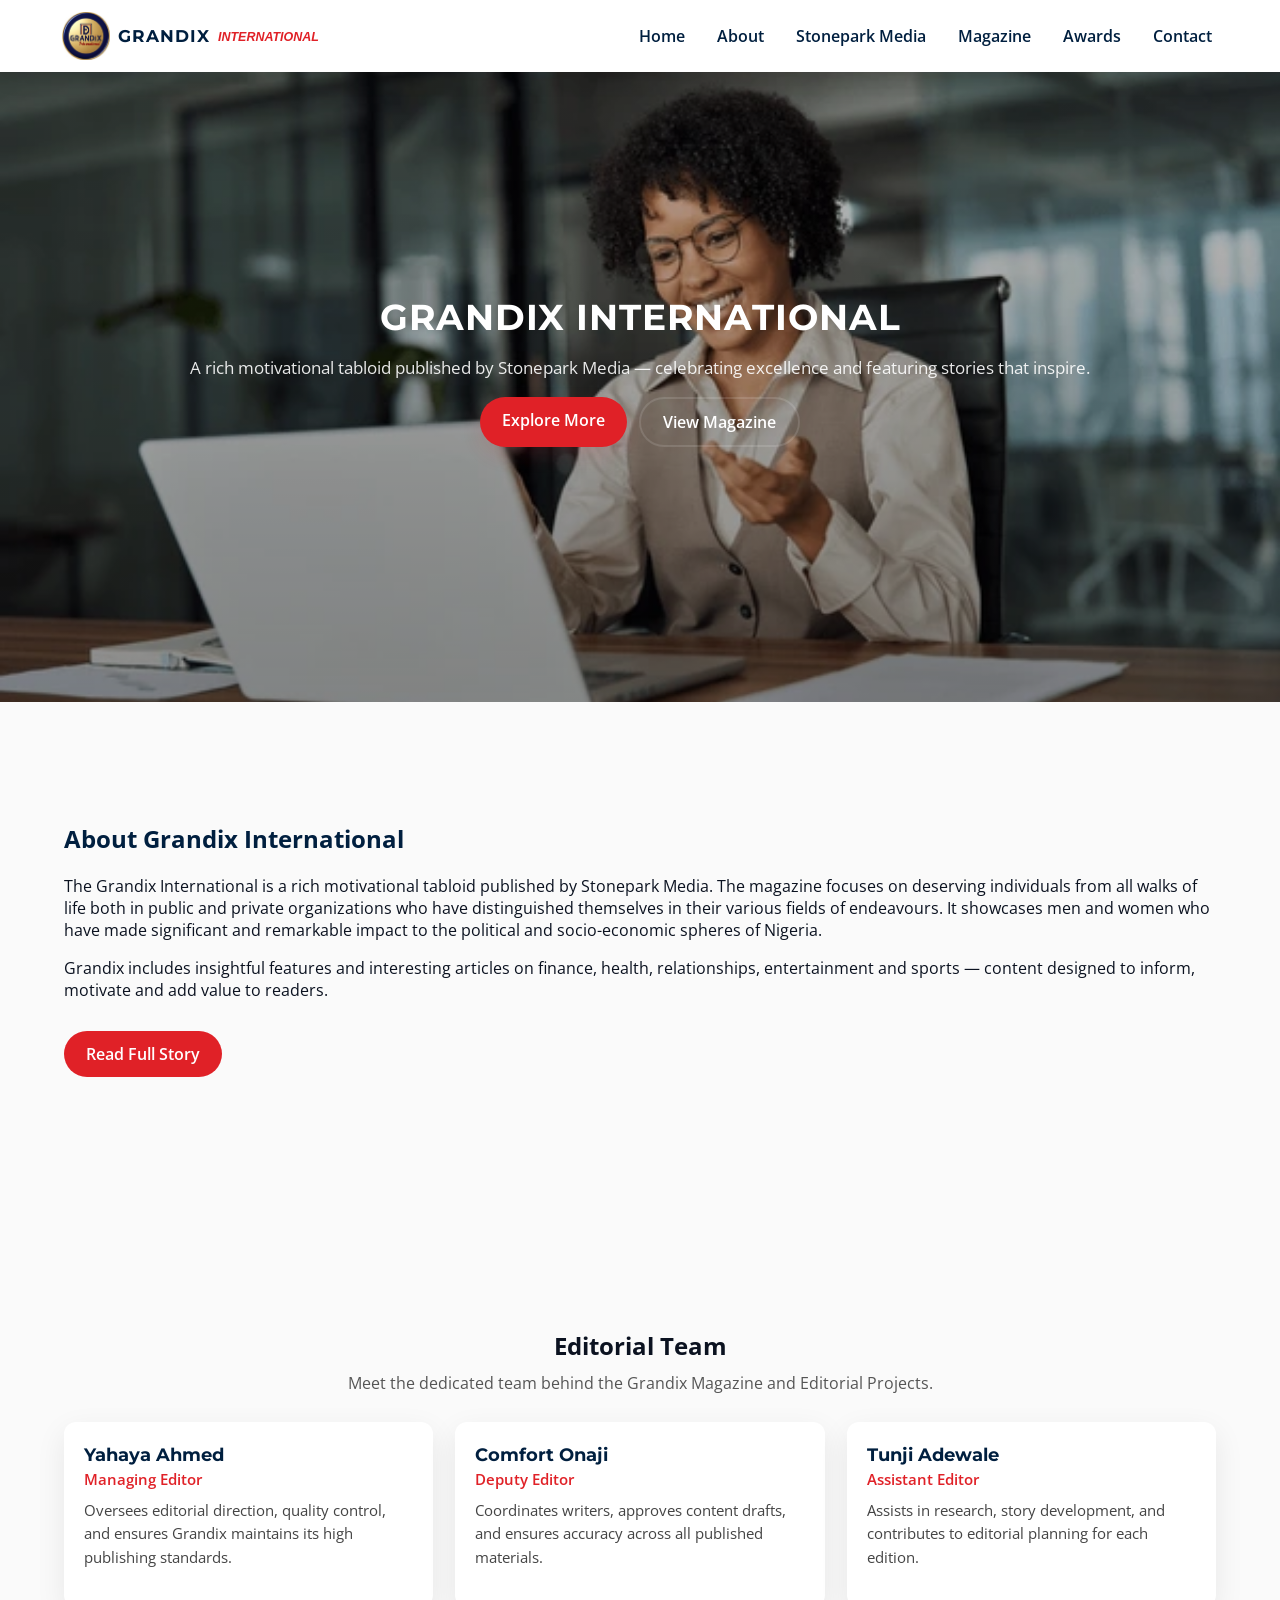
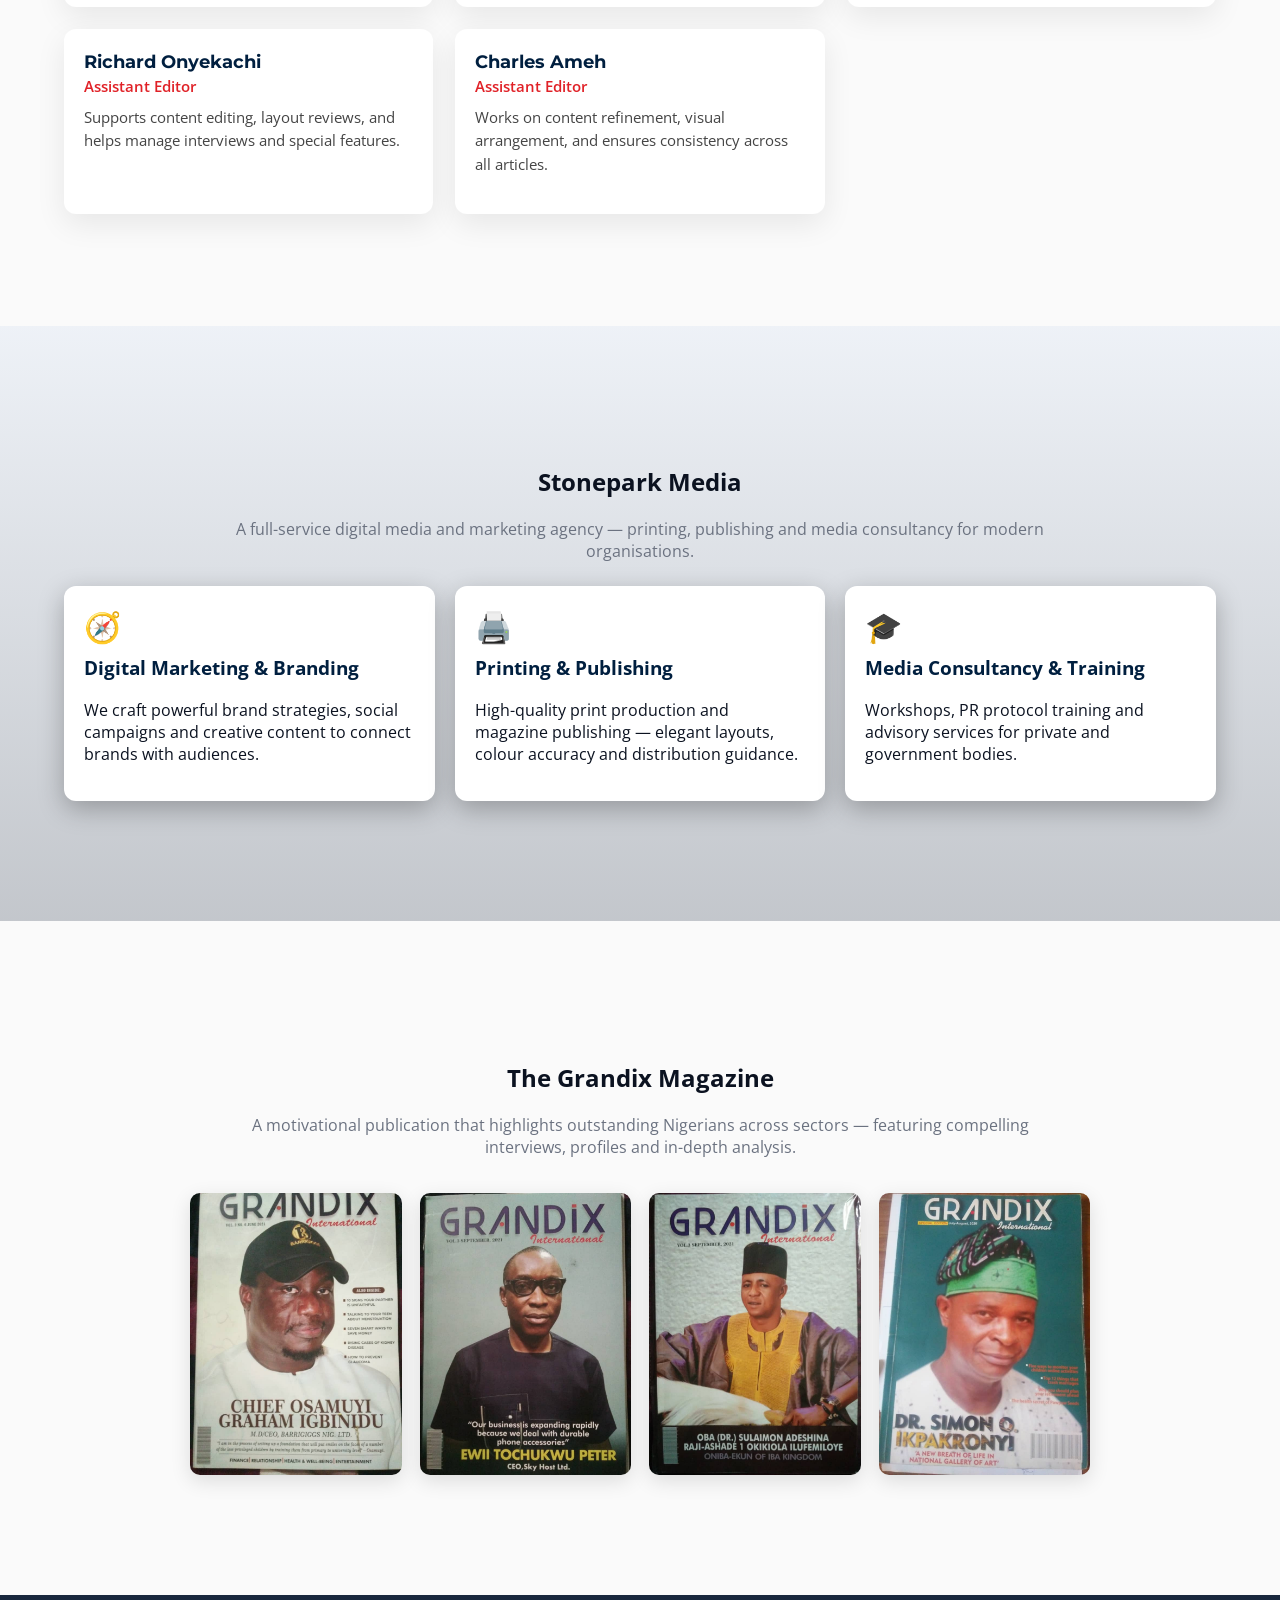
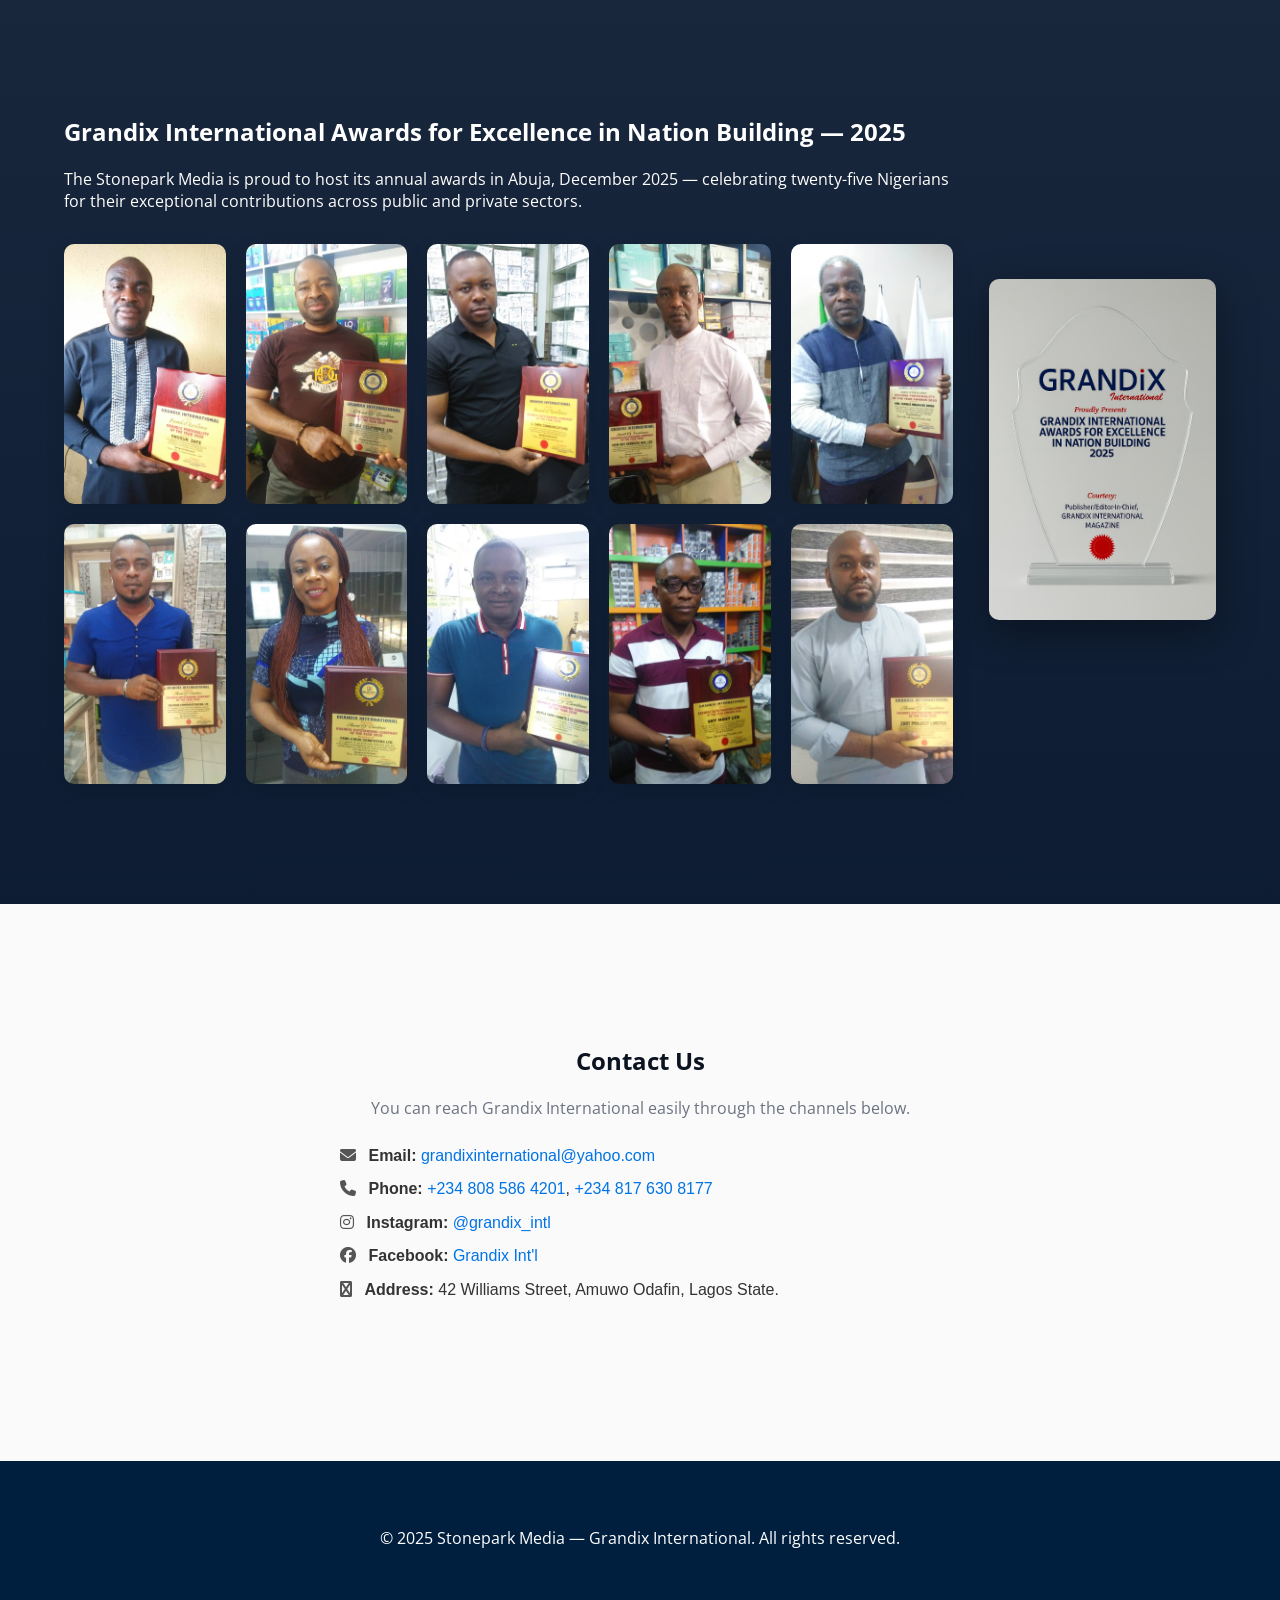
<file: index.html>
<!-- rebuild trigger -->
<!DOCTYPE html>
<html lang="en">
<head>
  <meta charset="utf-8" />
  <meta name="viewport" content="width=device-width,initial-scale=1" />
  <title>GRANDIX INTERNATIONAL — Stonepark Media</title>
  <link rel="stylesheet" href="https://cdnjs.cloudflare.com/ajax/libs/font-awesome/6.5.0/css/all.min.css">

  <!-- SEO & Social preview -->
  <meta name="description" content="Grandix International — a rich motivational tabloid published by Stonepark Media. Celebrating excellence across Nigeria." />
  <meta property="og:title" content="Grandix International" />
  <meta property="og:description" content="A motivational tabloid and media agency showcasing Nigeria's outstanding achievers." />
  <meta property="og:image" content="images/og-preview.jpg" />
  <meta property="og:type" content="website" />
  <meta name="theme-color" content="#001f3f" />

  <!-- Fonts -->
  <link href="https://fonts.googleapis.com/css2?family=Montserrat:wght@600;700&family=Open+Sans:wght@300;400;600&display=swap" rel="stylesheet">

  <link rel="stylesheet" href="style.css" />
</head>
<body>

  <!-- Header -->
  <header class="site-header">
    <div class="nav-inner">
      <a class="brand" href="#home">
        <img class="logo" src="IMG_20251112_233651.jpg">
        
            <div class="brand-logo">GRANDIX</div>
            <div class="brand-sub">INTERNATIONAL</div>
        
      </a>

      <button id="mobile-menu" class="menu-toggle" aria-label="Toggle menu" aria-expanded="false">
        <span class="bar"></span>
        <span class="bar"></span>
        <span class="bar"></span>
      </button>

      <nav>
        <ul class="nav-links">
          <li><a href="#home">Home</a></li>
          <li><a href="#about">About</a></li>
          <li><a href="#stonepark">Stonepark Media</a></li>
          <li><a href="#magazine">Magazine</a></li>
          <li><a href="#awards">Awards</a></li>
          <li><a href="#contact">Contact</a></li>
        </ul>
      </nav>
    </div>
  </header>

  <!-- Hero -->
  <section id="home" class="hero">
    <div class="hero-inner">
      <h1 class="hero-title">GRANDIX INTERNATIONAL</h1>
      <p class="hero-lead">A rich motivational tabloid published by Stonepark Media — celebrating excellence and featuring stories that inspire.</p>
      <div class="hero-ctas">
        <a class="btn btn-primary" href="#about">Explore More</a>
        <a class="btn btn-outline" href="#magazine">View Magazine</a>
      </div>
    </div>
    <!-- decorative overlay -->
    <div class="hero-overlay"></div>
  </section>

  <!-- About -->
  <section id="about" class="section fade">
    <div class="container grid about-grid">
      <div class="about-content">
        <h2>About Grandix International</h2>
        <p>The Grandix International is a rich motivational tabloid published by Stonepark Media. The magazine focuses on deserving individuals from all walks of life both in public and private organizations who have distinguished themselves in their various fields of endeavours. It showcases men and women who have made significant and remarkable impact to the political and socio-economic spheres of Nigeria.</p>
        <p>Grandix includes insightful features and interesting articles on finance, health, relationships, entertainment and sports — content designed to inform, motivate and add value to readers.</p>
        <a class="btn" href="about-us.html">Read Full Story</a>
      </div>
    </div>
  </section>

  <!-- Team Section -->
<section id="team" class="section team-section">
  <div class="container">
    <h2 class="center">Editorial Team</h2>
    <p class="center lead">Meet the dedicated team behind the Grandix Magazine and Editorial Projects.</p>

    <div class="team-grid">

      <article class="team-card fade-in">
        <h3>Yahaya Ahmed</h3>
        <p class="role">Managing Editor</p>
        <p class="bio">
          Oversees editorial direction, quality control, and ensures Grandix maintains its high publishing standards.
        </p>
      </article>

      <article class="team-card fade-in">
        <h3>Comfort Onaji</h3>
        <p class="role">Deputy Editor</p>
        <p class="bio">
          Coordinates writers, approves content drafts, and ensures accuracy across all published materials.
        </p>
      </article>

      <article class="team-card fade-in">
        <h3>Tunji Adewale</h3>
        <p class="role">Assistant Editor</p>
        <p class="bio">
          Assists in research, story development, and contributes to editorial planning for each edition.
        </p>
      </article>

      <article class="team-card fade-in">
        <h3>Richard Onyekachi</h3>
        <p class="role">Assistant Editor</p>
        <p class="bio">
          Supports content editing, layout reviews, and helps manage interviews and special features.
        </p>
      </article>

      <article class="team-card fade-in">
        <h3>Charles Ameh</h3>
        <p class="role">Assistant Editor</p>
        <p class="bio">
          Works on content refinement, visual arrangement, and ensures consistency across all articles.
        </p>
      </article>

    </div>
  </div>
</section>

  <!-- Stonepark Media Services -->
  <section id="stonepark" class="section section-alt fade">
    <div class="container">
      <h2 class="center">Stonepark Media</h2>
      <p class="center lead">A full-service digital media and marketing agency — printing, publishing and media consultancy for modern organisations.</p>

      <div class="services-grid">
        <article class="card">
          <div class="card-icon">🧭</div>
          <h3>Digital Marketing & Branding</h3>
          <p>We craft powerful brand strategies, social campaigns and creative content to connect brands with audiences.</p>
        </article>

        <article class="card">
          <div class="card-icon">🖨️</div>
          <h3>Printing & Publishing</h3>
          <p>High-quality print production and magazine publishing — elegant layouts, colour accuracy and distribution guidance.</p>
        </article>

        <article class="card">
          <div class="card-icon">🎓</div>
          <h3>Media Consultancy & Training</h3>
          <p>Workshops, PR protocol training and advisory services for private and government bodies.</p>
        </article>
      </div>
    </div>
  </section>

  <!-- Magazine -->
  <section id="magazine" class="section section-mag fade">
    <div class="container narrow">
      <h2 class="center">The Grandix Magazine</h2>
      <p class="center lead">A motivational publication that highlights outstanding Nigerians across sectors — featuring compelling interviews, profiles and in-depth analysis.</p>
      <div class="magazine-gallery">
        <img src="IMG-20250625-WA0020.jpg" alt="Magazine Preview 1" class="fade-in">
        <img src="IMG-20250625-WA0021.jpg" alt="Magazine Preview 2" class="fade-in">
        <img src="IMG-20250625-WA0022.jpg" alt="Magazine Preview 3" class="fade-in">
        <img src="IMG-20251114-WA0019.jpg" alt="Magazine Preview 4" class="fade-in">
      </div>
    </div>
  </section>

  <!-- Awards -->
  <section id="awards" class="section section-awards fade">
    <div class="container">
      <div class="awards-inner">
        <div class="awards-text">
          <h2>Grandix International Awards for Excellence in Nation Building — 2025</h2>
          <p>The Stonepark Media is proud to host its annual awards in Abuja, December 2025 — celebrating twenty-five Nigerians for their exceptional contributions across public and private sectors.</p>
          <div class="award-gallery">
          <div class="award-item fade-in">
            <img src="award1.jpg" alt="Award Recipient 1">
          </div>

          <div class="award-item fade-in">
            <img src="award2.jpg" alt="Award Recipient 2">
          </div>

          <div class="award-item fade-in">
            <img src="award3.jpg" alt="Award Recipient 3">
          </div>

          <div class="award-item fade-in">
            <img src="award4.jpg" alt="Award Recipient 4">
          </div>

          <div class="award-item fade-in">
            <img src="IMG-20251114-WA0005.jpg" alt="Award Recipient 4">
          </div>

          <div class="award-item fade-in">
            <img src="IMG-20251114-WA0007.jpg" alt="Award Recipient 4">
          </div>

          <div class="award-item fade-in">
            <img src="IMG-20251114-WA0009.jpg" alt="Award Recipient 4">
          </div>

          <div class="award-item fade-in">
            <img src="IMG-20251114-WA0012.jpg" alt="Award Recipient 4">
          </div>

          <div class="award-item fade-in">
            <img src="IMG-20251114-WA0016.jpg" alt="Award Recipient 4">
          </div>

          <div class="award-item fade-in">
            <img src="IMG-20251114-WA0017.jpg" alt="Award Recipient 4">
          </div>
        </div>

        </div>
        <div class="awards-art">
          <img src="ChatGPT Image Nov 19, 2025, 10_36_49 AM.png" alt="Award plaque" />
        </div>
      </div>
    </div>
  </section>

  <!-- Contact -->
<section id="contact" class="section contact-section fade in">
  <div class="container">
    <h2 class="gold-underline center">Contact Us</h2>
    <p class="center lead">You can reach Grandix International easily through the channels below.</p>

    <section class="contact-info">
    <p><i class="fa-solid fa-envelope"></i> <strong>Email:</strong> <a href="mailto:grandixinternational@yahoo.com">grandixinternational@yahoo.com</a></p>

    <p><i class="fa-solid fa-phone"></i> <strong>Phone:</strong> 
      <a href="tel:+234 701 330 2107"> +234 808 586 4201</a>,
      <a href="tel:+234 817 630 8177"> +234 817 630 8177</a>
    </p>

    <p><i class="fa-brands fa-instagram"></i> <strong>Instagram:</strong> <a href="https://instagram.com/grandix_intl" target="_blank">@grandix_intl</a></p>

    <p><i class="fa-brands fa-facebook"></i> <strong>Facebook:</strong> <a href="https://facebook.com/grandixintl" target="_blank">Grandix Int'l</a></p>

    <p><i class="fa-brands fa-location-dot"></i> <strong class="address-line">Address:</strong> 42 Williams Street, Amuwo Odafin, Lagos State.</p>

  </div>
</section>


  <!-- Footer -->
  <footer class="site-footer">
    <div class="container">
      <p>© 2025 Stonepark Media — Grandix International. All rights reserved.</p>
    </div>
  </footer>

  <!-- Scripts -->
  <script>
    // Mobile menu toggle + X animation
    const mobileBtn = document.getElementById('mobile-menu');
    const navLinks = document.querySelector('.nav-links');

    mobileBtn.addEventListener('click', () => {
      const expanded = mobileBtn.getAttribute('aria-expanded') === 'true' || false;
      mobileBtn.setAttribute('aria-expanded', !expanded);
      mobileBtn.classList.toggle('open');
      navLinks.classList.toggle('active');
    });

    // Close mobile menu on link click
    document.querySelectorAll('.nav-links a').forEach(link => {
      link.addEventListener('click', () => {
        navLinks.classList.remove('active');
        mobileBtn.classList.remove('open');
        mobileBtn.setAttribute('aria-expanded', 'false');
      });
    });

    // Smooth scroll fallback (CSS also handles it)
    document.querySelectorAll('a[href^="#"]').forEach(anchor => {
      anchor.addEventListener('click', function (e) {
        e.preventDefault();
        const target = document.querySelector(this.getAttribute('href'));
        if (!target) return;
        target.scrollIntoView({ behavior: 'smooth', block: 'start' });
      });
    });

    // Intersection Observer for fade-in
    const observers = document.querySelectorAll('.fade');
    const io = new IntersectionObserver((entries, obs) => {
      entries.forEach(entry => {
        if (entry.isIntersecting) {
          entry.target.classList.add('in-view');
          obs.unobserve(entry.target);
        }
      });
    }, { threshold: 0.18 });

    observers.forEach(el => io.observe(el));

    // Simple contact form handler (client-side)
    function handleContact(e) {
      e.preventDefault();
      const resultEl = document.getElementById('contact-result');
      resultEl.textContent = 'Sending...';

      // Simulate async send
      setTimeout(() => {
        resultEl.textContent = 'Thanks — message received. We will contact you soon.';
        e.target.reset();
      }, 900);

      return false;
    }

    // Optional: hide header on scroll down, show on scroll up
    (function() {
      const header = document.querySelector('.site-header');
      let last = 0;
      window.addEventListener('scroll', () => {
        const current = window.pageYOffset || document.documentElement.scrollTop;
        if (current > last && current > 80) {
          header.classList.add('hide');
        } else header.classList.remove('hide');
        last = Math.max(0, current);
      }, { passive: true });
    })();

  (function(){
    const els = document.querySelectorAll('.fade-in');
    if (!els.length) return;
    const io = new IntersectionObserver((entries, obs) => {
      entries.forEach(e => {
        if (e.isIntersecting) {
          e.target.classList.add('in-view');
          obs.unobserve(e.target);
        }
      });
    }, { threshold: 0.18 });
    els.forEach(el => io.observe(el));
  })();

  const faders = document.querySelectorAll('.fade-in');

  const o = new IntersectionObserver((entries, observer) => {
    entries.forEach(entry => {
      if (entry.isIntersecting) {
        entry.target.classList.add('in-view');
        observer.unobserve(entry.target);
      }
    });
  }, { threshold: 0.2 });

  faders.forEach(el => o.observe(el));

const fades = document.querySelectorAll('.fade-in');
const obs = new IntersectionObserver((entries)=>{
  entries.forEach(entry=>{
    if(entry.isIntersecting){
      entry.target.classList.add('in-view');
      obs.unobserve(entry.target);
    }
  });
}, {threshold:0.2});

fades.forEach(el => obs.observe(el));

  </script>
</body>
</html>
</file>
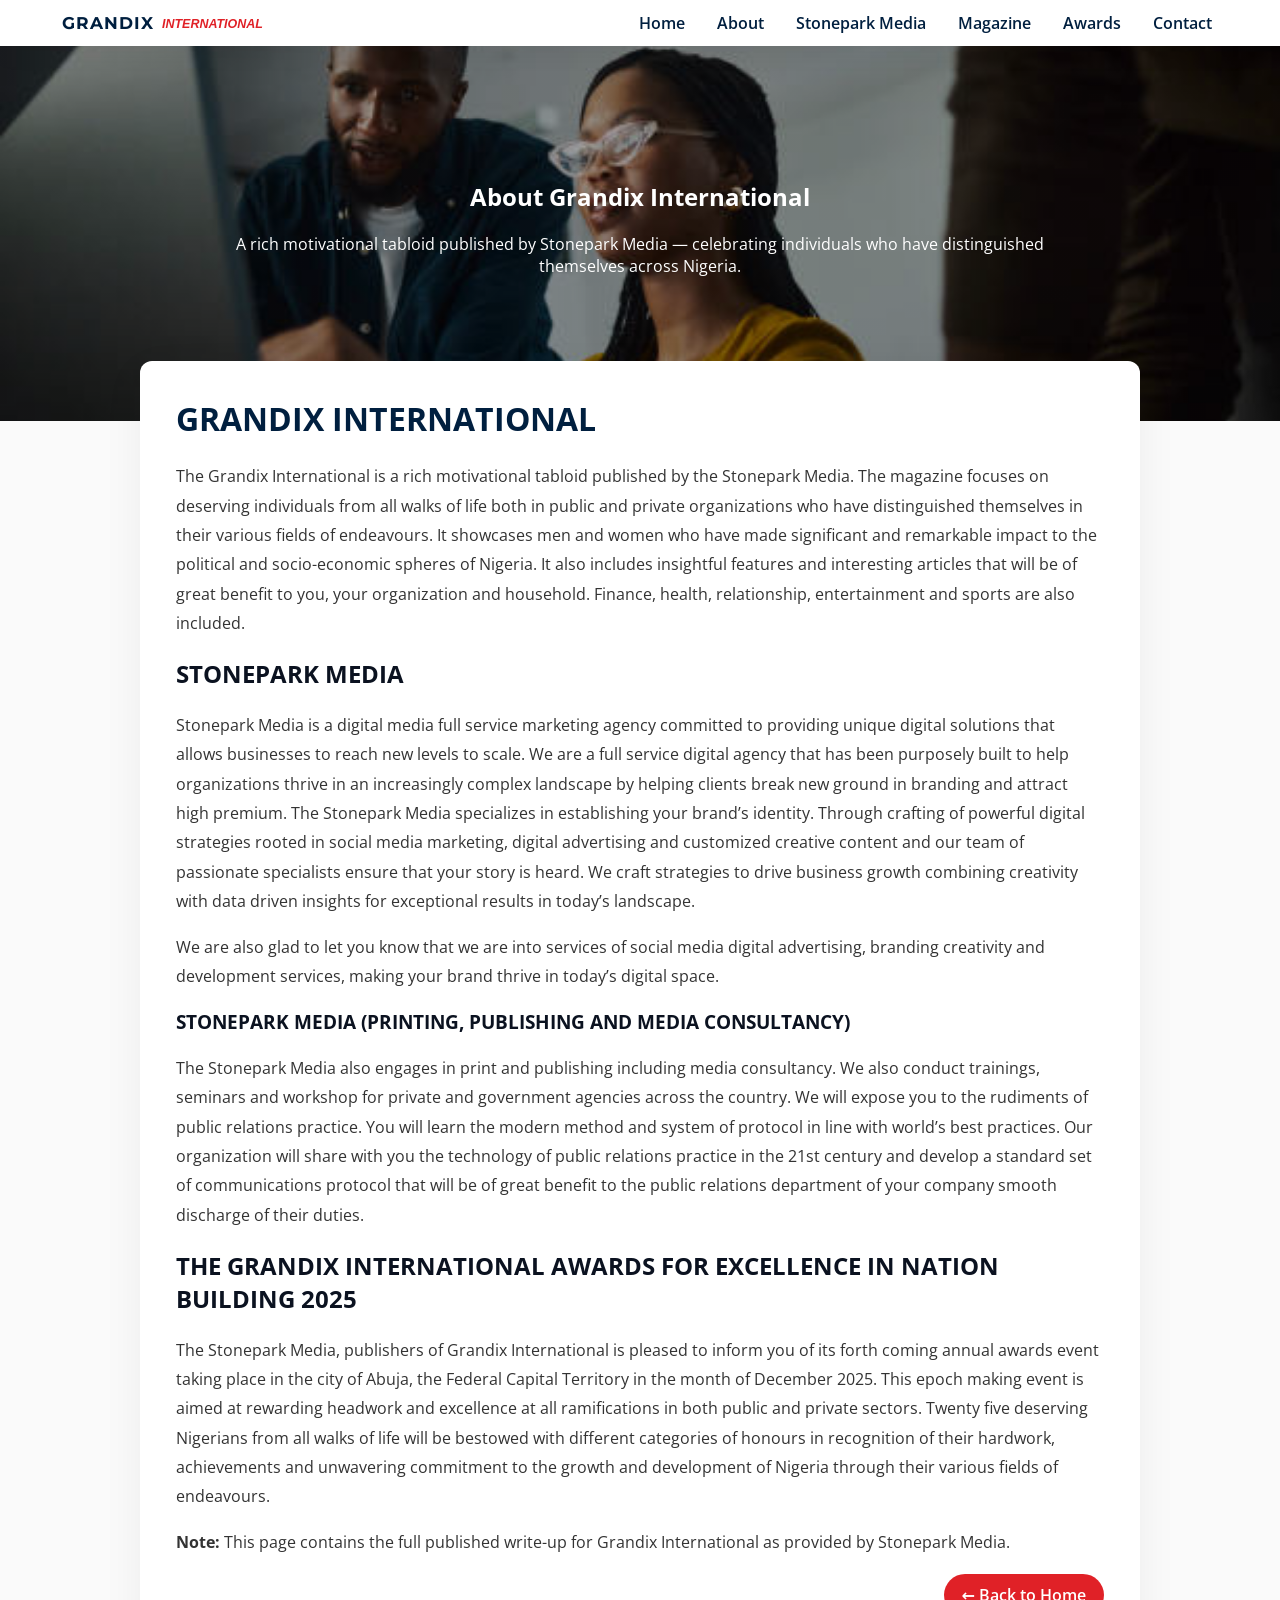
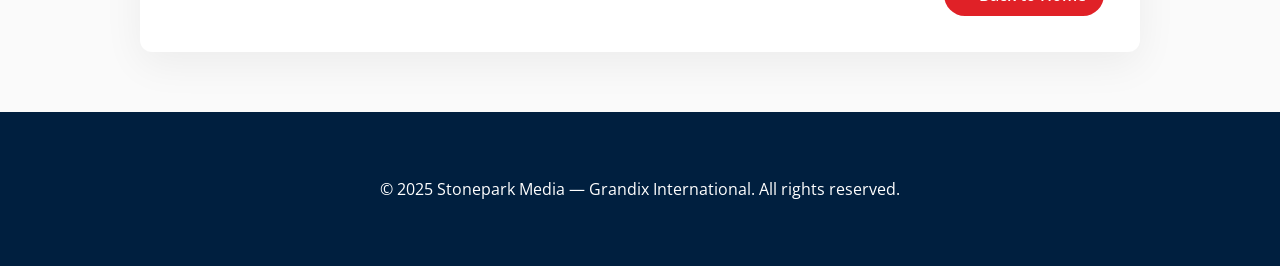
<file: about-us.html>
<!DOCTYPE html>
<html lang="en">
<head>
  <meta charset="utf-8" />
  <meta name="viewport" content="width=device-width,initial-scale=1" />
  <title>About Grandix International — Stonepark Media</title>
  <meta name="description" content="Grandix International — a rich motivational tabloid published by Stonepark Media. Celebrating excellence across Nigeria." />
  <link href="https://fonts.googleapis.com/css2?family=Montserrat:wght@600;700&family=Open+Sans:wght@300;400;600&display=swap" rel="stylesheet">
  <link rel="stylesheet" href="style.css" />
  <style>
    /* Page-specific tweaks */
    .about-hero {
      padding:120px 20px 80px;
      text-align:center;
      background:
        linear-gradient(180deg, rgba(0,0,0,0.35), rgba(0,0,0,0.35)),
        url('grandix-team.jpg') center/cover no-repeat;
      color:#fff;
    }
    .about-container {
      max-width:1000px;
      margin: -60px auto 60px;
      background:#fff;
      border-radius:12px;
      box-shadow:0 12px 40px rgba(2,6,23,0.06);
      padding:36px;
    }
    .about-container h1 { color:var(--navy); margin-top:0; }
    .about-container p { color:#333; line-height:1.78; margin-bottom:16px; font-size:1.03rem; }
    .meta-note { color:var(--muted); font-size:0.95rem; margin-top:8px; }
    .back-row { display:flex; justify-content:flex-end; margin-top:18px; }
    .back-row .btn { padding:10px 18px; border-radius:999px; text-decoration:none; }
    @media (max-width:980px) {
      .about-container { margin: -40px 20px 30px; padding:24px; }
      .about-hero { padding:100px 18px 60px; }
    }
  </style>
</head>
<body>

  <!-- Header (same as index) -->
  <header class="site-header">
    <div class="nav-inner">
      <a class="brand" href="index.html">
        <div class="brand-logo">GRANDIX</div>
        <div class="brand-sub">INTERNATIONAL</div>
      </a>

      <button id="mobile-menu" class="menu-toggle" aria-label="Toggle menu" aria-expanded="false">
        <span class="bar"></span>
        <span class="bar"></span>
        <span class="bar"></span>
      </button>

      <nav>
        <ul class="nav-links">
          <li><a href="index.html#home">Home</a></li>
          <li><a href="about-us.html" class="active">About</a></li>
          <li><a href="index.html#stonepark">Stonepark Media</a></li>
          <li><a href="index.html#magazine">Magazine</a></li>
          <li><a href="index.html#awards">Awards</a></li>
          <li><a href="index.html#contact">Contact</a></li>
        </ul>
      </nav>
    </div>
  </header>

  <!-- Hero -->
  <section class="about-hero">
    <div class="container narrow">
      <h1>About Grandix International</h1>
      <p class="lead" style="color: #fff;">A rich motivational tabloid published by Stonepark Media — celebrating individuals who have distinguished themselves across Nigeria.</p>
    </div>
  </section>

  <!-- Main content (full PDF write-up formatted) -->
  <main class="about-container fade in-view" role="main">
    <h1>GRANDIX INTERNATIONAL</h1>

    <p>
      The Grandix International is a rich motivational tabloid published by the Stonepark Media. The magazine focuses on deserving individuals from all walks of life both in public and private organizations who have distinguished themselves in their various fields of endeavours. It showcases men and women who have made significant and remarkable impact to the political and socio-economic spheres of Nigeria. It also includes insightful features and interesting articles that will be of great benefit to you, your organization and household. Finance, health, relationship, entertainment and sports are also included.
    </p>

    <h2>STONEPARK MEDIA</h2>
    <p>
      Stonepark Media is a digital media full service marketing agency committed to providing unique digital solutions that allows businesses to reach new levels to scale. We are a full service digital agency that has been purposely built to help organizations thrive in an increasingly complex landscape by helping clients break new ground in branding and attract high premium. The Stonepark Media specializes in establishing your brand’s identity. Through crafting of powerful digital strategies rooted in social media marketing, digital advertising and customized creative content and our team of passionate specialists ensure that your story is heard. We craft strategies to drive business growth combining creativity with data driven insights for exceptional results in today’s landscape.
    </p>

    <p>
      We are also glad to let you know that we are into services of social media digital advertising, branding creativity and development services, making your brand thrive in today’s digital space.
    </p>

    <h3>STONEPARK MEDIA (PRINTING, PUBLISHING AND MEDIA CONSULTANCY)</h3>
    <p>
      The Stonepark Media also engages in print and publishing including media consultancy. We also conduct trainings, seminars and workshop for private and government agencies across the country. We will expose you to the rudiments of public relations practice. You will learn the modern method and system of protocol in line with world’s best practices. Our organization will share with you the technology of public relations practice in the 21st century and develop a standard set of communications protocol that will be of great benefit to the public relations department of your company smooth discharge of their duties.
    </p>

    <h2>THE GRANDIX INTERNATIONAL AWARDS FOR EXCELLENCE IN NATION BUILDING 2025</h2>
    <p>
      The Stonepark Media, publishers of Grandix International is pleased to inform you of its forth coming annual awards event taking place in the city of Abuja, the Federal Capital Territory in the month of December 2025. This epoch making event is aimed at rewarding headwork and excellence at all ramifications in both public and private sectors. Twenty five deserving Nigerians from all walks of life will be bestowed with different categories of honours in recognition of their hardwork, achievements and unwavering commitment to the growth and development of Nigeria through their various fields of endeavours.
    </p>

    <div class="meta-note">
      <p><strong>Note:</strong> This page contains the full published write-up for Grandix International as provided by Stonepark Media.</p>
    </div>

    <div class="back-row">
      <a class="btn" href="index.html#about">← Back to Home</a>
    </div>
  </main>

  <footer class="site-footer" style="margin-top:40px;">
    <div class="container">
      <p>© 2025 Stonepark Media — Grandix International. All rights reserved.</p>
    </div>
  </footer>

  <!-- Reuse same small JS for menu & animations -->
  <script>
    // mobile menu toggle
    const mobileBtn = document.getElementById('mobile-menu');
    const navLinks = document.querySelector('.nav-links');

    mobileBtn.addEventListener('click', () => {
      const expanded = mobileBtn.getAttribute('aria-expanded') === 'true' || false;
      mobileBtn.setAttribute('aria-expanded', !expanded);
      mobileBtn.classList.toggle('open');
      navLinks.classList.toggle('active');
    });

    // close mobile menu on link click
    document.querySelectorAll('.nav-links a').forEach(link => {
      link.addEventListener('click', () => {
        navLinks.classList.remove('active');
        mobileBtn.classList.remove('open');
        mobileBtn.setAttribute('aria-expanded', 'false');
      });
    });

    // simple fade-in (already set .in-view on this page)
    document.addEventListener('DOMContentLoaded', () => {
      const f = document.querySelectorAll('.fade');
      f.forEach(el => el.classList.add('in-view'));
    });

    // optional: hide header on scroll down
    (function(){
      const header = document.querySelector('.site-header');
      let last = 0;
      window.addEventListener('scroll', () => {
        const current = window.pageYOffset || document.documentElement.scrollTop;
        if (current > last && current > 80) {
          header.classList.add('hide');
        } else header.classList.remove('hide');
        last = Math.max(0, current);
      }, { passive: true });
    })();
  </script>
</body>
</html>
</file>
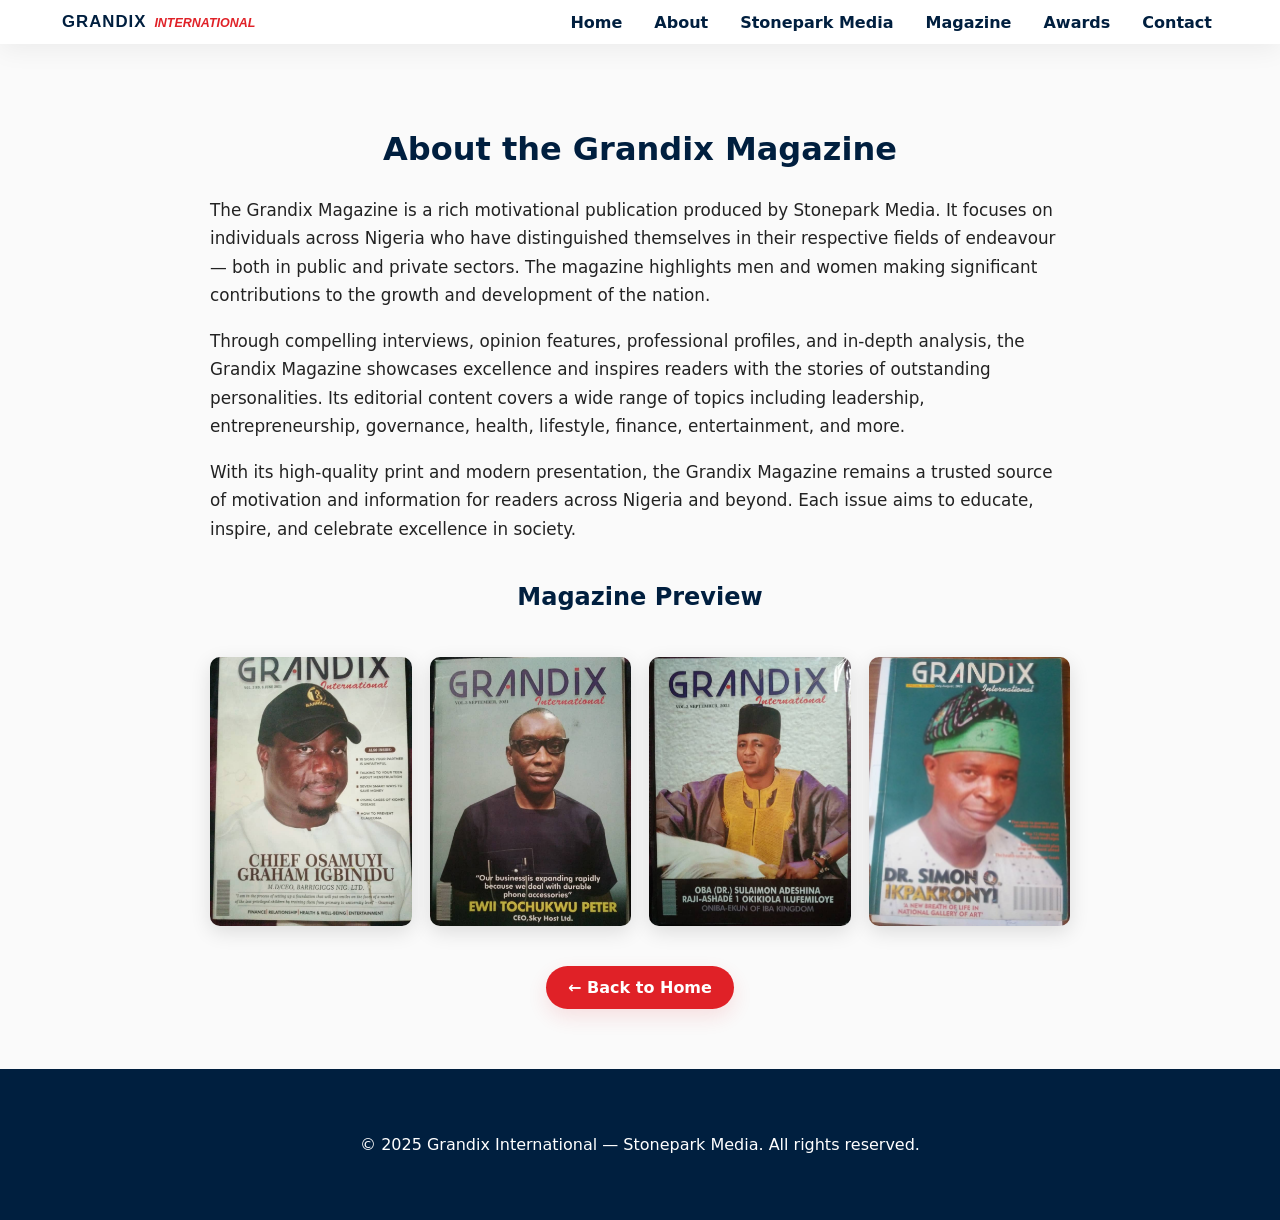
<file: award.html>
<!DOCTYPE html>
<html lang="en">
<head>
  <meta charset="UTF-8">
  <meta name="viewport" content="width=device-width, initial-scale=1.0">
  <title>Grandix Magazine | Grandix International</title>
  <link rel="stylesheet" href="style.css">

  <!-- Smooth Scroll -->
  <style>
    html {
      scroll-behavior: smooth;
    }
    /* Parallax banner - magazine page */
.magazine-parallax {
  position: relative;
  overflow: hidden;
  min-height: 380px;               /* adjust height as needed */
  display: flex;
  align-items: center;
  justify-content: center;
  text-align: center;
  color: #fff;
  margin-top: 80px;                /* keep space for fixed header */
  border-radius: 6px;
}

/* background layer (moved via JS) */
.magazine-parallax .parallax-bg {
  position: absolute;
  inset: 0;
  background-size: cover;
  background-position: center center;
  will-change: transform;
  transform: translateY(0);
  transition: transform 0.08s linear;
  filter: saturate(0.95) contrast(1.02);
}

/* dark overlay so text is readable */
.magazine-parallax::after {
  content: "";
  position: absolute;
  inset: 0;
  background: linear-gradient(180deg, rgba(0,0,0,0.35), rgba(0,0,0,0.55));
  pointer-events: none;
}

/* content sits above the background */
.magazine-parallax .parallax-content {
  position: relative;
  z-index: 2;
  max-width: 1000px;
  padding: 36px 20px;
}

.magazine-parallax h1 {
  font-family: 'Montserrat', sans-serif;
  font-size: 2rem;
  margin: 0 0 10px;
  color: #fff;
}

.magazine-container h1::after,
.magazine-container h2::after {
    content: "";
    display: block;
    width: 60px;
    height: 3px;
    background: var(--gold);
    margin: 8px auto 0;
    border-radius: 2px;
    }

.magazine-parallax .lead {
  color: rgba(255,255,255,0.92);
  margin-bottom: 16px;
}

/* smaller screens: simpler layout, disable heavy transforms */
@media (max-width: 900px) {
  .magazine-parallax { min-height: 240px; margin-top: 64px; border-radius: 0; }
  .magazine-parallax .parallax-bg { transform: none !important; background-attachment: scroll; }
  .magazine-parallax h1 { font-size: 1.5rem; }
}

    .magazine-container {
      max-width: 900px;
      margin: 130px auto 60px;
      padding: 0 20px;
    }
    .magazine-container h1 {
      text-align: center;
      color: var(--navy);
      margin-bottom: 15px;
    }
    .magazine-container p {
      line-height: 1.7;
      font-size: 1.05rem;
      margin-bottom: 15px;
      color: #222;
    }
    .magazine-gallery {
      margin-top: 35px;
      display: grid;
      grid-template-columns: repeat(auto-fit, minmax(170px, 1fr));
      gap: 18px;
    }
    .magazine-gallery img {
      width: 100%;
      border-radius: 10px;
      box-shadow: 0 6px 20px rgba(0,0,0,0.12);
      object-fit: cover;
    }
    .back-btn {
      margin-top: 40px;
      text-align: center;
    }

    /* Gold accent underline for headers */
    

    /* Fade-in animation */
    .fade-in {
    opacity: 0;
    transform: translateY(25px);
    transition: all 0.6s ease-out;
    }

    .fade-in.visible {
    opacity: 1;
    transform: translateY(0);
    }
  </style>
</head>

<body>

<!-- HEADER (same as your main site) -->
<header class="site-header">
  <div class="nav-inner">
    <a class="brand" href="index.html#home">
      <div class="brand-logo">GRANDIX</div>
      <div class="brand-sub">INTERNATIONAL</div>
    </a>

    <button id="mobile-menu" class="menu-toggle" aria-label="Toggle menu" aria-expanded="false">
      <span class="bar"></span>
      <span class="bar"></span>
      <span class="bar"></span>
    </button>

    <nav>
      <ul class="nav-links">
        <li><a href="index.html#home">Home</a></li>
        <li><a href="index.html#about">About</a></li>
        <li><a href="index.html#stonepark">Stonepark Media</a></li>
        <li><a href="index.html#magazine">Magazine</a></li>
        <li><a href="index.html#awards">Awards</a></li>
        <li><a href="index.html#contact">Contact</a></li>
      </ul>
    </nav>
  </div>
</header>

<!-- MAIN CONTENT -->
<div class="magazine-container">

  <h1>About the Grandix Magazine</h1>

  <p>
    The Grandix Magazine is a rich motivational publication produced by Stonepark Media. 
    It focuses on individuals across Nigeria who have distinguished themselves in their 
    respective fields of endeavour — both in public and private sectors. The magazine 
    highlights men and women making significant contributions to the growth and 
    development of the nation.
  </p>

  <p>
    Through compelling interviews, opinion features, professional profiles, and in-depth 
    analysis, the Grandix Magazine showcases excellence and inspires readers with the 
    stories of outstanding personalities. Its editorial content covers a wide range of 
    topics including leadership, entrepreneurship, governance, health, lifestyle, finance, 
    entertainment, and more.
  </p>

  <p>
    With its high-quality print and modern presentation, the Grandix Magazine remains a 
    trusted source of motivation and information for readers across Nigeria and beyond. 
    Each issue aims to educate, inspire, and celebrate excellence in society.
  </p>

  <h2 class="fade-in" style="text-align:center; margin-top:40px; color:var(--navy);">Magazine Preview</h2>

  <!-- 4 IMAGE SLOTS -->
  <div class="magazine-gallery">
  <img src="IMG-20250625-WA0020.jpg" alt="Magazine Preview 1" class="fade-in">
  <img src="IMG-20250625-WA0021.jpg" alt="Magazine Preview 2" class="fade-in">
  <img src="IMG-20250625-WA0022.jpg" alt="Magazine Preview 3" class="fade-in">
  <img src="IMG-20251114-WA0019.jpg" alt="Magazine Preview 4" class="fade-in">
</div>


  <!-- BACK BUTTON -->
  <div class="back-btn">
    <a class="btn btn-primary" href="index.html#awards">← Back to Home</a>
  </div>
</div>

<!-- FOOTER -->
<footer class="site-footer">
  <div class="container">
    <p>© 2025 Grandix International — Stonepark Media. All rights reserved.</p>
  </div>
</footer>

<!-- JS (same as main site) -->
<script>
  const fadeEls = document.querySelectorAll('.fade-in');

  const obs = new IntersectionObserver(entries => {
    entries.forEach(entry => {
      if (entry.isIntersecting) {
        entry.target.classList.add('visible');
        obs.unobserve(entry.target);
      }
    });
  }, { threshold: 0.18 });

  fadeEls.forEach(el => obs.observe(el));

  const mobileBtn = document.getElementById('mobile-menu');
  const navLinks = document.querySelector('.nav-links');

  mobileBtn.addEventListener('click', () => {
    mobileBtn.classList.toggle('open');
    navLinks.classList.toggle('active');
  });

  document.querySelectorAll('.nav-links a').forEach(link => {
    link.addEventListener('click', () => {
      navLinks.classList.remove('active');
      mobileBtn.classList.remove('open');
    });
  });
</script>

</body>
</html>
</file>
<file: style.css>
/* -----------------------------------------------------
   GRANDIX INTERNATIONAL
   Modern One-Page Website Stylesheet
   Colors: navy (#001f3f), red (#e02127), white (#ffffff)
   ----------------------------------------------------- */

:root {
  --navy: #001f3f;
  --red: #e02127;
  --white: #ffffff;
  --muted: #6b7280;
  --max-width: 1200px;
}

/* Remove blue click/tap highlight on links, buttons, etc */
* {
  -webkit-tap-highlight-color: transparent;
}

a, button {
  outline: none;
}

a:focus, button:focus {
  outline: none !important;
}


/* ------------------------------
   RESET / BASE STYLES
------------------------------ */
* {
  box-sizing: border-box;
}

html {
  scroll-behavior: smooth;
}

/* Make all images scale to their containers to prevent overflow */
img {
  max-width: 100%;
  height: auto;
  display: block;
}

body {
  margin: 0;
  font-family: "Open Sans", system-ui, -apple-system, "Segoe UI", Roboto, "Helvetica Neue", Arial;
  color: #0b1220;
  background: #fafafa;
  -webkit-font-smoothing: antialiased;
  -moz-osx-font-smoothing: grayscale;
}

/* ------------------------------
   CONTAINER
------------------------------ */
.container {
  width: 90%;
  max-width: var(--max-width);
  margin: 0 auto;
  padding: 40px 0;
}

.container.narrow {
  max-width: 900px;
}

/* ------------------------------
   HEADER
------------------------------ */

.logo{
  height: 48px;
  width: 48px;
  object-fit: contain;
}

.site-header {
  position: fixed;
  top: 0;
  left: 0;
  right: 0;
  background: var(--white);
  box-shadow: 0 6px 26px rgba(2, 6, 23, 0.06);
  z-index: 1100;
  transition: top 0.28s ease, background 0.28s ease;
}

.site-header.hide {
  top: -120px;
}

.nav-inner {
  max-width: var(--max-width);
  margin: 0 auto;
  padding: 12px 22px;
  display: flex;
  align-items: center;
  justify-content: space-between;
  gap: 12px;
}

.brand {
  display: flex;
  align-items: center;
  gap: 8px;
  text-decoration: none;
}

.brand-logo {
  font-family: 'Montserrat', sans-serif;
  font-weight: 700;
  color: var(--navy);
  font-size: 1.05rem;
  letter-spacing: 1px;
}

.brand-sub {
  font-size: 0.78rem;
  color: #e02127;
  margin-top: 1px;
  font-weight: 700;
  font-family: 'Lucida Sans', 'Lucida Sans Regular', 'Lucida Grande', 'Lucida Sans Unicode', Geneva, Verdana, sans-serif;
  font-style: italic;
}

/* ------------------------------
   NAVIGATION LINKS (DESKTOP)
------------------------------ */
.nav-links {
  display: flex;
  gap: 20px;
  list-style: none;
  margin: 0;
  padding: 0;
  align-items: center;
}

.nav-links a {
  color: var(--navy);
  text-decoration: none;
  font-weight: 600;
  padding: 10px 6px;
  border-radius: 6px;
  transition: color 0.18s, background 0.18s;
}

.nav-links a:hover {
  color: var(--red);
  background: rgba(224, 33, 39, 0.04);
}

/* ------------------------------
   HAMBURGER MENU
------------------------------ */
.menu-toggle {
  display: none;
  background: transparent;
  border: 0;
  padding: 8px;
  cursor: pointer;
}

.menu-toggle .bar {
  display: block;
  width: 28px;
  height: 3px;
  background: var(--navy);
  margin: 4px 0;
  border-radius: 3px;
  transition: all 0.28s ease;
}

.menu-toggle.open .bar:nth-child(1) {
  transform: rotate(45deg) translateY(7px);
  background: var(--red);
}

.menu-toggle.open .bar:nth-child(2) {
  opacity: 0;
  transform: translateX(-10px);
}

.menu-toggle.open .bar:nth-child(3) {
  transform: rotate(-45deg) translateY(-7px);
  background: var(--red);
}

/* ------------------------------
   HERO SECTION
------------------------------ */
.hero {
  min-height: 78vh;
  display: flex;
  align-items: center;
  justify-content: center;
  padding: 120px 20px 80px;
  position: relative;
  overflow: hidden;
  color: var(--white);
  background:
    linear-gradient(180deg, rgba(0, 0, 0, 0.25), rgba(0, 0, 0, 0.45)),
    url('happy-professional-young-african-female-600nw-2454390647.webp') center/cover no-repeat;
}

.hero-inner {
  text-align: center;
  max-width: 980px;
  padding: 40px;
  z-index: 2;
}

.hero-title {
  font-family: 'Montserrat', sans-serif;
  font-size: 2.25rem;
  margin: 0 0 10px;
  color: var(--white);
  letter-spacing: 1px;
}

.hero-lead {
  color: rgba(255, 255, 255, 0.9);
  font-size: 1.05rem;
  margin-bottom: 18px;
}

.hero-ctas {
  display: flex;
  gap: 12px;
  justify-content: center;
  flex-wrap: wrap;
}

/* ------------------------------
   BUTTONS
------------------------------ */
.btn {
  display: inline-block;
  padding: 12px 22px;
  border-radius: 999px;
  text-decoration: none;
  font-weight: 600;
  background: var(--red);
  color: #ffffff;
}

.btn-primary {
  background: var(--red);
  color: var(--white);
  box-shadow: 0 8px 20px rgba(224, 33, 39, 0.12);
  transition: all 0.3s ease-in-out;
}

.btn-primary:hover{
  background: #c91c23;
  transform: translateY(-2x);
  box-shadow: 0 10px 24px rgba(224, 33, 39, 0.3);
}

.btn-outline {
  background: transparent;
  border: 2px solid rgba(255, 255, 255, 0.12);
  color: var(--white);
}

.btn-outline:hover {
  background: var(--white);
  color: var(--red);
  border-color: var(--white);
  transform: translateY(-2px);
  box-shadow: 0 10px 24px rgba(255,255,255,0.25);
  transition: all 0.3s ease;
}

/* ------------------------------
   SECTION BASE STYLES
------------------------------ */
.section {
  padding: 80px 0;
  background: transparent;
}

.section-alt {
  background: linear-gradient(180deg, #ffffff, #fbfdff);
}

.center {
  text-align: center;
}

.lead {
  color: var(--muted);
  max-width: 820px;
  margin: 10px auto 24px;
}

/* ------------------------------
   ABOUT SECTION
------------------------------ */
/*
.grid {
  display: grid;
  grid-template-columns: 1fr 1fr;
  gap: 36px;
  align-items: center;
}

.about-grid .about-media img {
  width: 100%;
  height: 100%;
  object-fit: cover;
  border-radius: 12px;
  box-shadow: 0 8px 30px rgba(2, 6, 23, 0.06);
}
*/
.about-content h2 {
  color: var(--navy);
  margin-top: 0;
}

/* Team section */
.team-section {
  padding: 72px 0;
}

.team-section .center {
  margin-bottom: 6px;
}

.team-section .lead {
  margin-bottom: 28px;
  color: #555;
}

/* Grid */
.team-grid {
  display: grid;
  grid-template-columns: repeat(3, 1fr);
  gap: 22px;
}

/* Text-only card */
.team-card {
  background: #ffffff;
  border-radius: 12px;
  padding: 22px 20px;
  box-shadow: 0 10px 30px rgba(0,0,0,0.08);
  transition: transform .28s ease, box-shadow .28s ease;
  border-left: 4px solid var(--gold); /* little touch of gold */
}

.team-card h3 {
  margin: 0 0 4px;
  color: var(--navy);
  font-family: "Montserrat", sans-serif;
  font-size: 1.1rem;
}

.team-card .role {
  margin: 0;
  font-weight: 600;
  color: var(--red);
  font-size: .95rem;
}

.team-card .bio {
  margin-top: 10px;
  color: #444;
  line-height: 1.55;
  font-size: .95rem;
}

/* Hover */
.team-card:hover {
  transform: translateY(-6px);
  box-shadow: 0 15px 42px rgba(0,0,0,0.13);
}

/* Fade-in */
.fade-in {
  opacity: 0;
  transform: translateY(24px);
  transition: all .6s cubic-bezier(.2,.9,.18,1);
}
.fade-in.in-view {
  opacity: 1;
  transform: translateY(0);
}

    .magazine-gallery {
      margin-top: 35px;
      display: grid;
      grid-template-columns: repeat(auto-fit, minmax(170px, 1fr));
      gap: 18px;
    }
    .magazine-gallery img {
      width: 100%;
      border-radius: 10px;
      box-shadow: 0 6px 20px rgba(0,0,0,0.12);
      object-fit: cover;
    }
    .back-btn {
      margin-top: 40px;
      text-align: center;
    }

/* Responsive */
@media (max-width: 980px) {
  .team-grid {
    grid-template-columns: repeat(2, 1fr);
  }
}

@media (max-width: 640px) {
  .team-grid {
    grid-template-columns: 1fr;
  }
}

/* ------------------------------
   SERVICES (STONEPARK MEDIA)
------------------------------ */
.section-alt{
  background: linear-gradient(180deg, rgba(214, 225, 241, 0.336), rgba(0, 16, 40, 0.219));
}

.services-grid {
  display: grid;
  grid-template-columns: repeat(3, 1fr);
  gap: 20px;
  margin-top: 20px;
}

.card {
  background: #ffffff;
  border-radius: 12px;
  padding: 20px;
  box-shadow: 0 8px 26px rgba(0, 0, 0, 0.267);
  text-align: left;
}

.card h3 {
  margin-top: 8px;
  color: var(--navy);
}

.card-icon {
  font-size: 30px;
}

/* ------------------------------
   MAGAZINE SECTION
------------------------------ */
.mag-preview {
  display: flex;
  justify-content: center;
  margin: 20px 0 30px;
}

.mag-preview img {
  width: 320px;
  border-radius: 12px;
  box-shadow: 0 8px 30px rgba(2, 6, 23, 0.12);
}

/* ------------------------------
   AWARDS SECTION
------------------------------ */
.section-awards {
  background: linear-gradient(180deg, rgba(0, 16, 40, 0.9), rgba(0, 16, 40, 0.95));
  color: #fff;
  padding: 80px 0;
}

.awards-inner {
  display: flex;
  gap: 36px;
  align-items: center;
  justify-content: space-between;
}

.awards-text h2 {
  color: #fff;
  margin-top: 0;
}

.awards-art img {
  width: 360px;
  border-radius: 10px;
  box-shadow: 0 12px 40px rgba(0, 0, 0, 0.4);
}

/* Award Gallery */
.award-gallery {
  margin-top: 32px;
  display: grid;
  grid-template-columns: repeat(auto-fit, minmax(150px, 1fr));
  gap: 20px;
}

.award-item {
  text-align: center;
}

.award-item img {
  width: 100%;
  height: 260px;
  object-fit: cover;
  border-radius: 10px;
  box-shadow: 0 6px 20px rgba(0,0,0,0.12);
  transition: transform .35s ease, box-shadow .35s ease;
}

.award-item:hover img {
  transform: translateY(-6px) scale(1.03);
  box-shadow: 0 10px 30px rgba(0,0,0,0.18);
}

.award-name {
  margin-top: 10px;
  font-weight: 600;
  font-size: .95rem;
  color: var(--navy);
}

/* Fade-in animation */
.fade-in {
  opacity: 0;
  transform: translateY(22px);
  transition: all .7s cubic-bezier(.16, .84, .44, 1);
}

.fade-in.in-view {
  opacity: 1;
  transform: translateY(0);
}

/* ------------------------------
   CONTACT SECTION
------------------------------ */
  .contact-info {
    max-width: 600px;
    margin: 0 auto;
    font-family: 'Arial', sans-serif;
    line-height: 1.6;
    color: #333;
  }

  .contact-info h2 {
    text-align: center;
    margin-bottom: 15px;
    font-size: 1.8rem;
  }

  .contact-info p {
    margin: 8px 0;
    font-size: 1rem;
  }

  .contact-info a {
    color: #0073e6;
    text-decoration: none;
  }

  .contact-info a:hover {
    text-decoration: underline;
  }

  .contact-info i {
  margin-right: 8px;
  color: #555;
}

/* Fade-In Animation */
.fade-in {
  opacity: 0;
  transform: translateY(20px);
  transition: all .6s cubic-bezier(.2,.9,.18,1);
}

.fade-in.in-view {
  opacity: 1;
  transform: translateY(0);
}

/* ------------------------------
   FOOTER
------------------------------ */
.site-footer {
  background: var(--navy);
  color: #fff;
  padding: 10px 0;
  text-align: center;
  margin-top: 30px;
}

/* ------------------------------
   ANIMATION HELPERS
------------------------------ */
.fade {
  opacity: 0;
  transform: translateY(30px);
  transition: opacity 0.72s ease, transform 0.72s ease;
}

.fade.in-view {
  opacity: 1;
  transform: translateY(0);
}

/* ------------------------------
   RESPONSIVE STYLES
------------------------------ */
@media (max-width: 980px) {
  .grid {
    grid-template-columns: 1fr;
  }

  .services-grid {
    grid-template-columns: 1fr;
  }

  .awards-inner {
    flex-direction: column-reverse;
    gap: 20px;
    text-align: center;
  }

  .awards-art img {
    width: 280px;
    margin: 0 auto;
  }

  .hero-title {
    font-size: 1.8rem;
  }

  .hero {
    padding: 120px 18px 60px;
  }

  .site-header {
    box-shadow: 0 10px 30px rgba(2, 6, 23, 0.06);
  }
}

@media (max-width: 900px) {
  .award-gallery {
    grid-template-columns: repeat(2, 1fr);
  }
  .award-item img {
    height: 220px;
  }
}

@media (max-width: 600px) {
  .award-gallery {
    grid-template-columns: repeat(2, 1fr);
  }

  /* changed: stop forcing fixed width on small screens — let images size to grid cells */
  .award-item img {
    width: 100%;
    height: auto;
  }
}


/* ------------------------------
   MOBILE NAVIGATION
------------------------------ */
@media (max-width: 900px) {
  .nav-links {
    display: none;
    position: absolute;
    top: 64px;
    left: 0;
    right: 0;
    background: var(--white);
    flex-direction: column;
    padding: 18px 16px;
    gap: 6px;
    box-shadow: 0 12px 40px rgba(2, 6, 23, 0.08);
    border-top: 1px solid #f0f2f7;
  }

  .nav-links.active {
    display: flex;
  }

  .menu-toggle {
    display: block;
  }

  .menu-toggle .bar {
    background: var(--navy);
  }
}

/* ------------------------------
   SMALL ELEMENTS / MISC
------------------------------ */
.muted {
  color: var(--muted);
  font-size: 0.98rem;
  margin-top: 8px;
}

.about-content .btn {
  margin-top: 14px;
}
</file>
